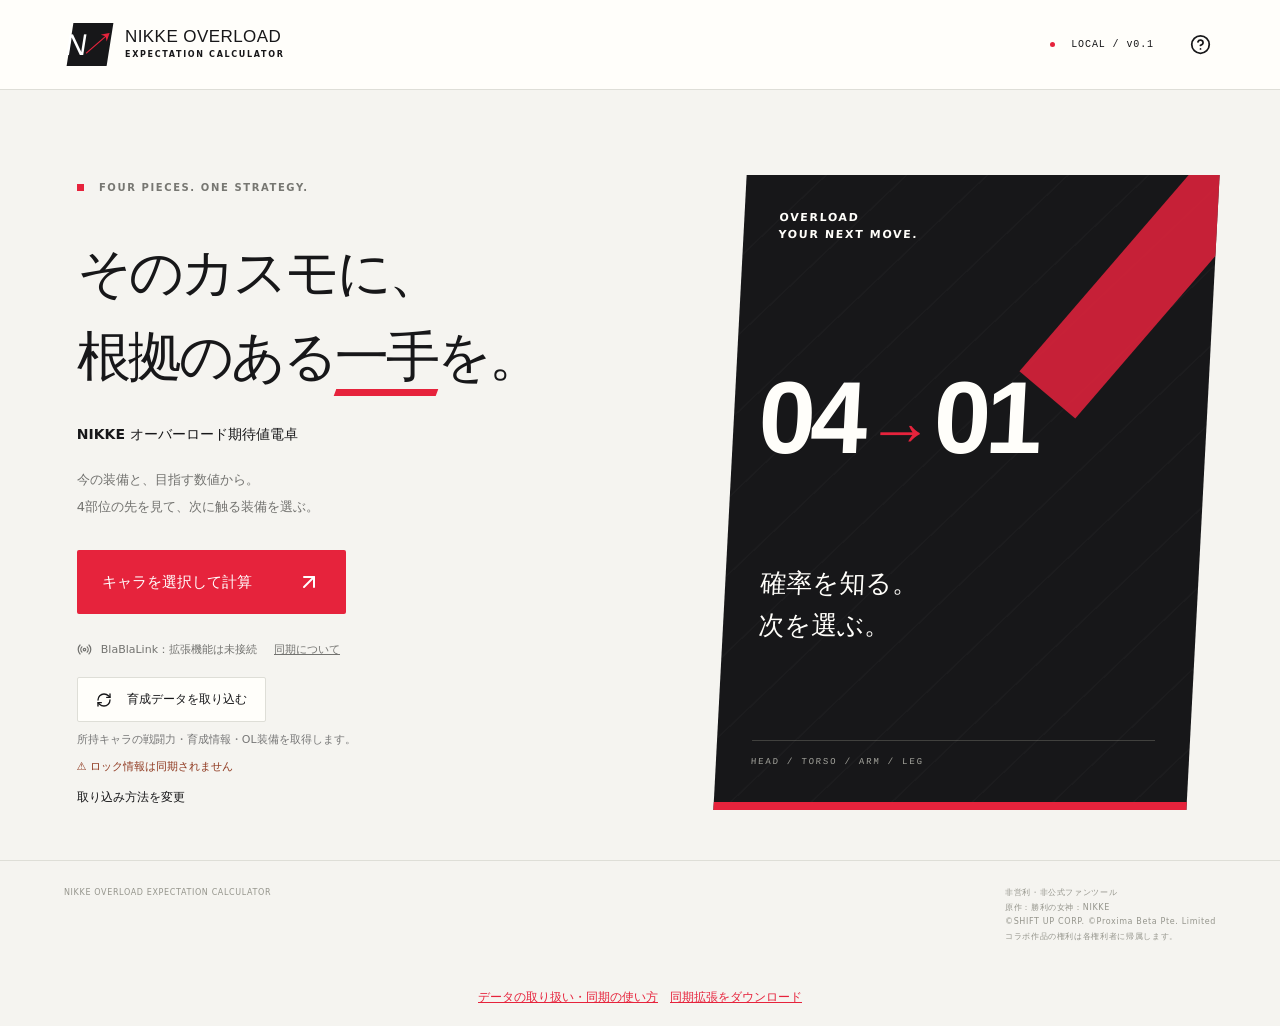
<file: index.html>
<!doctype html><html lang="ja"><head><meta name="referrer" content="no-referrer"><meta http-equiv="Content-Security-Policy" content="default-src 'self'; script-src 'self'; connect-src 'none'; img-src 'self' data: https://sg-tools-cdn.blablalink.com; style-src 'self' 'unsafe-inline' https://fonts.googleapis.com; font-src 'self' https://fonts.gstatic.com; worker-src 'self'; object-src 'none'; base-uri 'self'; form-action 'none'"><meta charset="UTF-8"/><meta name="viewport" content="width=device-width,initial-scale=1.0"/><meta name="description" content="4部位から、次の一手へ。NIKKE オーバーロード期待値電卓。"/><link rel="icon" type="image/svg+xml" href="./favicon.svg"/><title>NIKKE | オーバーロード期待値電卓</title>  <script type="module" crossorigin src="./index-C8Crb7GS.js"></script>
  <link rel="stylesheet" crossorigin href="./index-B8ouRBlK.css">
</head><body><div id="root"></div><aside style="padding:20px;text-align:center;font-size:12px"><a href="./privacy.html">データの取り扱い・同期の使い方</a>　<a href="./nikke-sync-extension.zip" download>同期拡張をダウンロード</a></aside></body></html>
</file>
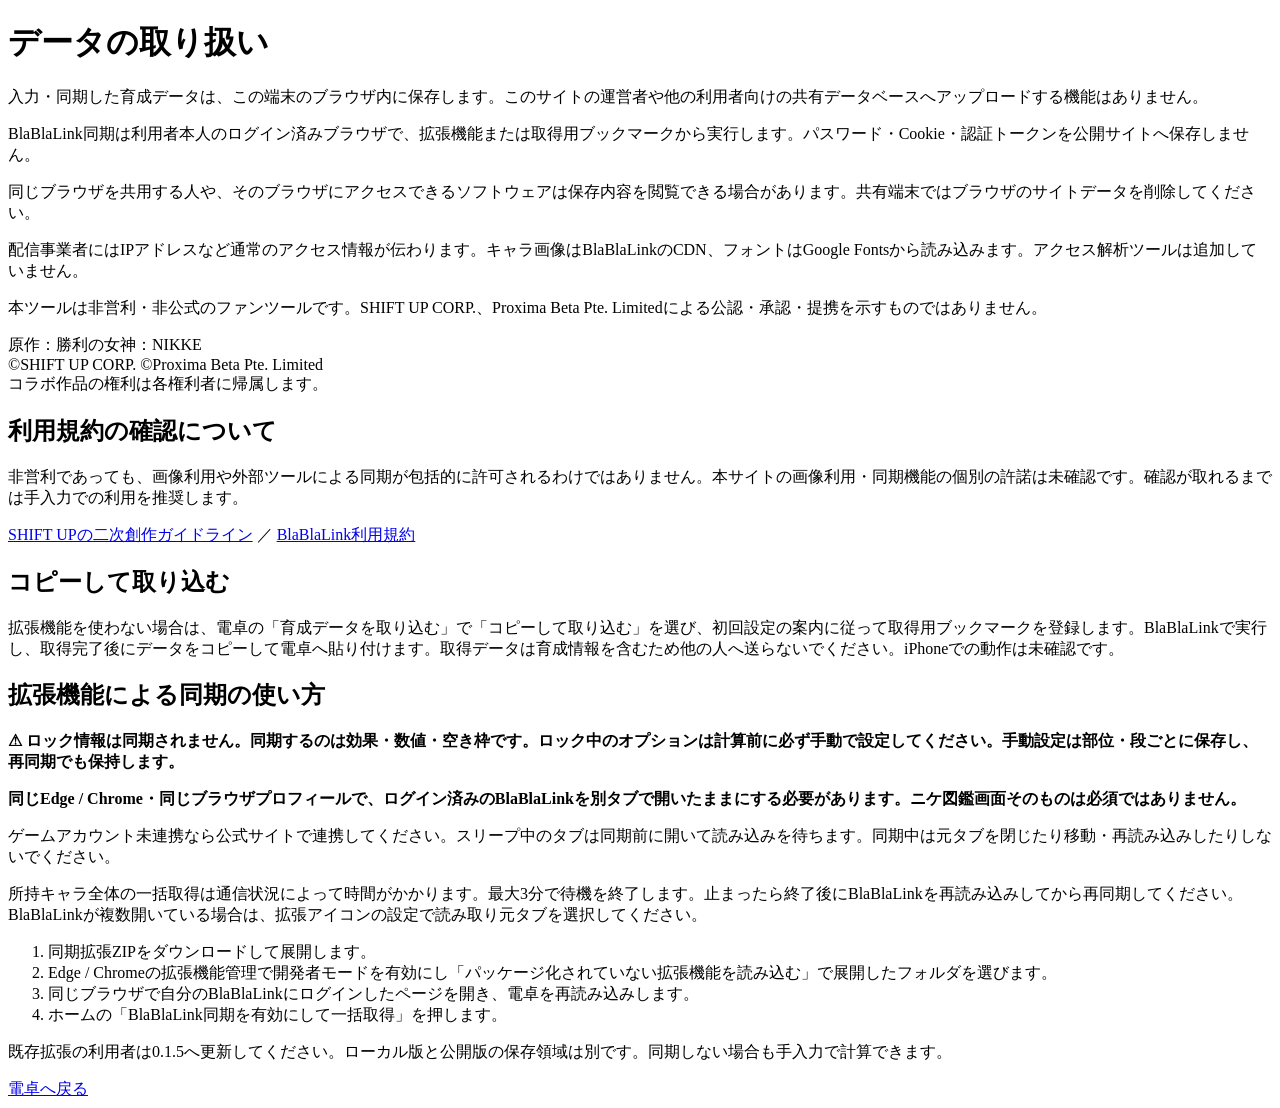
<file: privacy.html>
<!doctype html><html lang="ja"><meta charset="utf-8"><meta name="viewport" content="width=device-width"><title>データの取り扱い</title><body><main><h1>データの取り扱い</h1><p>入力・同期した育成データは、この端末のブラウザ内に保存します。このサイトの運営者や他の利用者向けの共有データベースへアップロードする機能はありません。</p><p>BlaBlaLink同期は利用者本人のログイン済みブラウザで、拡張機能または取得用ブックマークから実行します。パスワード・Cookie・認証トークンを公開サイトへ保存しません。</p><p>同じブラウザを共用する人や、そのブラウザにアクセスできるソフトウェアは保存内容を閲覧できる場合があります。共有端末ではブラウザのサイトデータを削除してください。</p><p>配信事業者にはIPアドレスなど通常のアクセス情報が伝わります。キャラ画像はBlaBlaLinkのCDN、フォントはGoogle Fontsから読み込みます。アクセス解析ツールは追加していません。</p><p>本ツールは非営利・非公式のファンツールです。SHIFT UP CORP.、Proxima Beta Pte. Limitedによる公認・承認・提携を示すものではありません。</p><p>原作：勝利の女神：NIKKE<br>©SHIFT UP CORP. ©Proxima Beta Pte. Limited<br>コラボ作品の権利は各権利者に帰属します。</p><h2>利用規約の確認について</h2><p>非営利であっても、画像利用や外部ツールによる同期が包括的に許可されるわけではありません。本サイトの画像利用・同期機能の個別の許諾は未確認です。確認が取れるまでは手入力での利用を推奨します。</p><p><a href="https://policy.shiftup.co.kr/ip/ja/index.html">SHIFT UPの二次創作ガイドライン</a> ／ <a href="https://www.blablalink.com/compliance/termsofservice/ja.html?lang=ja">BlaBlaLink利用規約</a></p><h2>コピーして取り込む</h2><p>拡張機能を使わない場合は、電卓の「育成データを取り込む」で「コピーして取り込む」を選び、初回設定の案内に従って取得用ブックマークを登録します。BlaBlaLinkで実行し、取得完了後にデータをコピーして電卓へ貼り付けます。取得データは育成情報を含むため他の人へ送らないでください。iPhoneでの動作は未確認です。</p><h2>拡張機能による同期の使い方</h2><p><strong>⚠ ロック情報は同期されません。同期するのは効果・数値・空き枠です。ロック中のオプションは計算前に必ず手動で設定してください。手動設定は部位・段ごとに保存し、再同期でも保持します。</strong></p><p><strong>同じEdge / Chrome・同じブラウザプロフィールで、ログイン済みのBlaBlaLinkを別タブで開いたままにする必要があります。ニケ図鑑画面そのものは必須ではありません。</strong></p><p>ゲームアカウント未連携なら公式サイトで連携してください。スリープ中のタブは同期前に開いて読み込みを待ちます。同期中は元タブを閉じたり移動・再読み込みしたりしないでください。</p><p>所持キャラ全体の一括取得は通信状況によって時間がかかります。最大3分で待機を終了します。止まったら終了後にBlaBlaLinkを再読み込みしてから再同期してください。BlaBlaLinkが複数開いている場合は、拡張アイコンの設定で読み取り元タブを選択してください。</p><ol><li>同期拡張ZIPをダウンロードして展開します。</li><li>Edge / Chromeの拡張機能管理で開発者モードを有効にし「パッケージ化されていない拡張機能を読み込む」で展開したフォルダを選びます。</li><li>同じブラウザで自分のBlaBlaLinkにログインしたページを開き、電卓を再読み込みします。</li><li>ホームの「BlaBlaLink同期を有効にして一括取得」を押します。</li></ol><p>既存拡張の利用者は0.1.5へ更新してください。ローカル版と公開版の保存領域は別です。同期しない場合も手入力で計算できます。</p><a href="./">電卓へ戻る</a></main></body></html>
</file>
<file: index-B8ouRBlK.css>
@import"https://fonts.googleapis.com/css2?family=Noto+Sans+JP:wght@400;500;600;700;800;900&family=Oswald:wght@500;600;700&display=swap";:root{font-family:Noto Sans JP,system-ui,sans-serif;color:#171719;background:#f5f4f0;font-synthesis:none;font-weight:400;--red:#e6233c;--ink:#171719;--muted:#777772;--line:#deded7;--white:#fffefa}*{box-sizing:border-box}body{margin:0}button,input,select{font:inherit}button{cursor:pointer}button:disabled{cursor:default;opacity:.45}button,a,input,select,summary{outline-offset:4px}button:focus-visible,a:focus-visible,input:focus-visible,select:focus-visible,summary:focus-visible{outline:2px solid var(--red)}button{color:inherit}a{color:var(--red)}button{border:0}input,select{min-width:0;border:1px solid var(--line);background:var(--white);border-radius:3px;color:var(--ink)}input{padding:10px}select{padding:10px 28px 10px 10px}h1,h2,h3,p{margin:0}p{line-height:1.85}small{line-height:1.65}h1{font-weight:900;letter-spacing:-.055em}h2{font-size:26px;letter-spacing:-.045em}h3{font-size:16px}button{transition:background .18s,transform .18s}.app-header{height:90px;border-bottom:1px solid var(--line);display:flex;align-items:center;justify-content:space-between;padding:0 5%;background:var(--white)}.brand{display:flex;align-items:center;gap:15px;text-align:left;background:transparent;font-size:17px;font-family:Oswald,sans-serif;letter-spacing:.025em}.brand strong{font-weight:500}.brand small{display:block;font-family:system-ui,sans-serif;font-size:8px;font-weight:700;letter-spacing:.21em;margin-top:1px}.brand-mark{font-family:Oswald,sans-serif;display:flex;align-items:center;justify-content:center;position:relative;background:var(--ink);color:#fff;font-size:30px;width:40px;height:43px;transform:skew(-9deg)}.brand-mark span{color:var(--red);font-size:32px;margin-left:-6px}.header-right{display:flex;align-items:center;gap:30px}.local-label{font-family:monospace;font-size:10px;letter-spacing:.09em}.local-label i{display:inline-block;width:5px;height:5px;background:var(--red);border-radius:50%;margin-right:9px}.icon-btn{display:inline-flex;align-items:center;justify-content:center;background:transparent;min-width:32px;height:32px;padding:5px}.icon-btn:hover{background:#e9e8e3}.eyebrow{font-family:system-ui,sans-serif;font-size:10px;line-height:1.5;font-weight:700;letter-spacing:.16em}.text-btn{display:inline-flex;align-items:center;gap:5px;background:transparent;padding:4px 0;font-size:12px}.text-btn:hover{color:var(--red)}.primary,.secondary{display:inline-flex;align-items:center;justify-content:center;gap:15px;border-radius:2px;font-size:12px;font-weight:700;padding:13px 18px}.primary{background:var(--red);color:#fff}.primary:hover{background:#cf1630;transform:translateY(-1px)}.secondary{background:var(--white);border:1px solid var(--line)}.secondary:hover{border-color:var(--ink)}.primary.large{font-size:15px;padding:20px 25px;gap:45px}.home{max-width:1400px;margin:0 auto;padding:85px 6% 50px;display:grid;grid-template-columns:1.1fr .9fr;gap:50px 75px;min-height:calc(100vh - 165px)}.home-text>.eyebrow{margin:5px 0 36px;color:var(--muted)}.red-dot{display:inline-block;width:7px;height:7px;background:var(--red);margin-right:10px}.home h1{font-size:clamp(36px,4.25vw,66px);line-height:1.55;margin-bottom:22px;white-space:nowrap}.accent-word{position:relative;display:inline-block}.accent-word:after{position:absolute;content:"";height:7px;background:var(--red);left:0;right:0;bottom:4px;transform:skew(-20deg)}.home-sub{font-size:14px;font-weight:700}.home-description{font-size:13px;color:#72726f;margin:18px 0 30px;line-height:2.1}.connection{display:flex;align-items:center;gap:9px;color:#737370;font-size:11px;margin-top:24px}.connection .text-btn{font-size:11px;text-decoration:underline;margin-left:8px}.home-art{background:var(--ink);color:var(--white);min-height:450px;position:relative;overflow:hidden;transform:skew(-3deg);padding:35px;display:flex;flex-direction:column;justify-content:space-between;border-bottom:8px solid var(--red)}.home-art:after{content:"";position:absolute;background:var(--red);height:360px;width:75px;right:10px;top:-100px;transform:rotate(39deg);opacity:.85}.art-small{font-family:system-ui,sans-serif;font-weight:600;font-size:11px;letter-spacing:.15em;line-height:1.5}.art-number{font-family:Oswald,Impact,sans-serif;font-size:clamp(72px,8vw,130px);font-weight:600;letter-spacing:-.05em;line-height:1;margin:30px -10px 0;z-index:1;white-space:nowrap}.art-number span{font-size:.65em;color:var(--red);padding:0 5px}.art-caption{font-size:26px;font-weight:800;line-height:1.6;z-index:1}.art-bottom{font:9px monospace;letter-spacing:.2em;color:#a3a39c;border-top:1px solid #41413e;padding-top:16px}.art-rules{position:absolute;top:0;right:0;bottom:0;left:0;background:repeating-linear-gradient(135deg,transparent,transparent 55px,#ffffff06 56px,#ffffff06 57px)}.recent{grid-column:1/-1;margin-top:20px}.recent .section-title{padding-bottom:18px}.recent h2{font-size:16px}.recent-list{display:flex;gap:16px;flex-wrap:wrap}.recent-list>button{border:1px solid var(--line);background:var(--white);display:flex;align-items:center;gap:14px;padding:9px 14px 9px 9px;max-width:300px;text-align:left}.recent-list img,.recent-list .image-fallback{width:45px;height:54px;object-fit:cover;background:#d9d9d6}.recent-list span{font-size:12px;font-weight:700}.recent-list small{display:block;font-size:9px;font-weight:400;color:var(--muted);margin-top:4px}.recent-list svg{margin-left:10px}.page{max-width:1500px;margin:auto;padding:30px 5% 70px}.back{margin-bottom:30px}.section-top{display:flex;justify-content:space-between;gap:20px;margin-bottom:35px}.picker h1{font-size:42px;line-height:1.5;margin-top:15px}.picker>.section-top .eyebrow{color:var(--red)}.search-box{display:flex;align-items:center;gap:15px;background:var(--white);border:1px solid var(--line);padding:5px 18px;margin-bottom:15px}.search-box>input{flex:1;border:none;font-size:14px;padding:15px 0;background:transparent}.search-box span{font:11px monospace;color:var(--muted)}.filters{display:flex;gap:10px;flex-wrap:wrap;margin-bottom:30px}.filters select{font-size:11px;padding:9px;flex:1;min-width:105px}.filters .text-btn{padding:10px}.character-grid{display:grid;grid-template-columns:repeat(7,minmax(0,1fr));gap:26px 16px}.character-card{background:none;padding:0;text-align:left;min-width:0}.character-card .portrait{height:195px;background:#e6e5df;overflow:hidden;position:relative}.character-card img{height:100%;width:100%;object-fit:cover;object-position:center 25%;transition:transform .25s}.character-card:hover img{transform:scale(1.035)}.character-card:hover .portrait{outline:2px solid var(--red);outline-offset:2px}.character-card>strong{display:block;font-size:12px;line-height:1.55;margin-top:10px}.character-card>small{display:block;font-size:9px;color:var(--muted);margin-top:4px}.burst-tag{position:absolute;left:8px;top:8px;background:var(--ink);color:#fff;padding:4px 8px;font:12px Oswald,sans-serif}.card-arrow{position:absolute;bottom:8px;right:8px;color:var(--ink);background:var(--white);padding:2px}.image-fallback{height:100%;display:grid;place-items:center;font-size:32px;color:#9c9c95;background:#e5e4dc}.detail-breadcrumb{display:flex;gap:13px;align-items:center;font-size:10px;color:#8b8b84;margin-bottom:24px}.character-header{display:flex;align-items:center;justify-content:space-between;margin-bottom:28px;gap:15px}.character-identity{display:flex;align-items:center;gap:22px;min-width:0}.character-identity>img,.character-identity>.image-fallback{width:90px;height:100px;object-fit:cover;object-position:center 20%;background:#e7e6e0;border-bottom:3px solid var(--red)}.character-identity .eyebrow{color:var(--muted);font-size:9px}.character-identity h1{font-size:32px;margin:5px 0 11px;line-height:1.4}.character-meta{display:flex;gap:9px;flex-wrap:wrap}.character-meta span{font-size:10px;padding-right:10px;border-right:1px solid #cfcfc7}.character-meta span:last-child{border-right:none}.next-move{color:var(--white);background:var(--ink);padding:25px 32px 0;border-left:6px solid var(--red);position:relative;overflow:hidden}.next-move:after{content:"";position:absolute;right:37%;top:-80px;width:80px;height:300px;transform:rotate(30deg);background:#ffffff03;pointer-events:none}.next-label{display:flex;gap:9px;align-items:center;font:700 16px Oswald,sans-serif;letter-spacing:.11em;color:var(--red);padding-bottom:18px;border-bottom:1px solid #3b3b3d}.next-label svg{margin-left:auto}.red-line{display:block;width:14px;height:3px;background:var(--red)}.next-main{display:flex;align-items:center;justify-content:space-between;gap:20px;padding:25px 0}.next-main .eyebrow{font-size:9px;color:#a6a6a3;letter-spacing:.06em}.next-main h2{font:600 clamp(30px,4vw,48px) "Oswald",sans-serif;letter-spacing:-.02em;margin:8px 0 5px;line-height:1.25}.next-main h2 span{font-family:Noto Sans JP,sans-serif;font-size:.42em;font-weight:500;letter-spacing:0;color:#c2c2bb;margin-left:10px}.next-main p:last-child{font-size:12px;display:flex;align-items:center;gap:9px}.next-cost{border-left:1px solid #3b3b3d;padding-left:40px;min-width:34%}.next-cost>small{color:#a6a6a3;font-size:10px}.cost-pair{display:flex;align-items:baseline;gap:35px}.cost-pair>div{display:flex;align-items:baseline;gap:8px}.cost-pair strong{font:500 38px Oswald,sans-serif;font-variant-numeric:tabular-nums}.cost-pair span{font-size:10px;white-space:nowrap}.next-cost .cost-pair{margin:5px 0;gap:32px}.next-cost .cost-pair>div{display:flex;flex-direction:column;gap:0}.next-cost .cost-pair strong{font-size:45px}.next-bottom{border-top:1px solid #3b3b3d;font-size:10px;padding:13px 0 14px;color:#adada8;line-height:1.8}.toolbar{display:flex;align-items:center;justify-content:space-between;gap:20px;padding:22px 0 28px}.inventory{display:flex;gap:20px}.inventory label{display:flex;align-items:center;gap:10px;font-size:11px}.inventory input{width:95px;font:500 20px Oswald,sans-serif}.sync-controls{text-align:right}.sync-controls>small{display:block;font-size:9px;color:var(--muted);margin-top:7px}.section-title{display:flex;justify-content:space-between;align-items:center;gap:15px;padding-bottom:22px;padding-top:20px}.section-title .eyebrow{color:var(--muted);font-size:9px;margin-bottom:7px}.muted{font-size:10px;color:var(--muted)}.equipment-grid{display:grid;grid-template-columns:repeat(4,minmax(0,1fr));gap:15px}.equipment-card{background:var(--white);border:1px solid var(--line);min-width:0}.equipment-card header{padding:18px 15px;display:flex;gap:12px;align-items:center;border-bottom:1px solid var(--line)}.asset-placeholder{background:#eeede7;color:#818179;width:43px;height:43px;display:grid;place-items:center}.equipment-card header .eyebrow{font-size:7px;color:var(--muted);letter-spacing:.13em}.equipment-card h3{font:500 23px Oswald,sans-serif;margin-top:2px}.equipment-card h3 small{font:10px Noto Sans JP,sans-serif;color:var(--muted);margin-left:6px}.option-row{padding:13px 10px;display:flex;align-items:flex-start;gap:8px;border-bottom:1px solid #ededE7}.option-row.locked{background:#f0f0e9}.slot-index{font:500 17px Oswald,sans-serif;width:23px;color:#77766d;flex-shrink:0;padding-top:5px}.slot-index span{font:7px system-ui,sans-serif;display:block;margin-top:5px;letter-spacing:0}.option-fields{flex:1;min-width:0}.option-fields>select{width:100%;font-size:10px;border:0;background:transparent;padding:5px 16px 6px 2px;font-weight:600}.value-lock{display:flex;gap:3px}.value-lock>select{flex:1;width:50%;font-size:10px;padding:5px 0 5px 3px}.lock-field{display:flex;align-items:center;gap:1px;width:65px}.lock-field>select{padding:5px 0;font-size:9px;width:50px;background:transparent;border:0}.lock-field svg{flex-shrink:0;color:#84847d}.equipment-card footer{display:flex;gap:5px;align-items:center;font-size:8px;color:#8a8a82;padding:10px}.totals{display:flex;gap:10px 18px;align-items:center;flex-wrap:wrap;background:#eeede7;padding:17px;margin:15px 0 10px;font-size:10px}.totals>span:first-child{font-weight:700}.totals strong{font-weight:600;margin-left:4px}.caption{display:block;font-size:9px;color:var(--muted);line-height:1.9}.goals{margin-top:26px}.depth-control{display:flex;align-items:center;gap:9px;font-size:10px;color:var(--muted)}.depth-control select{padding:8px;font-size:10px}.goal-columns{display:grid;grid-template-columns:1fr 1fr;gap:24px}.required-panel,.optional-panel{background:var(--white);border:1px solid var(--line);padding:25px}.goal-columns h3{display:flex;align-items:center;gap:12px;font-size:14px}.tag{display:inline-block;background:var(--ink);color:#fff;font-size:9px;padding:4px 9px;letter-spacing:.04em}.tag.outline{background:transparent;border:1px solid #c4c4bc;color:#64645f}.goal-columns p{font-size:10px;color:var(--muted);margin:12px 0 18px}.goal-row{display:flex;gap:10px;align-items:center;margin-bottom:10px}.goal-row>label{display:flex;align-items:center;justify-content:space-between;gap:20px;flex:1;font-size:12px;font-weight:600}.unit-input{display:flex;align-items:center;background:#f5f4ef;border:1px solid var(--line);max-width:180px}.unit-input input{background:transparent;border:0;width:100%;padding:10px;font-family:Oswald,sans-serif;font-size:21px;font-weight:500}.unit-input>span{font-size:10px;white-space:nowrap;padding-right:12px;color:var(--muted)}.required-panel>select,.optional-panel>select{border-style:dashed;background:transparent;font-size:11px;width:100%;margin-top:6px;color:var(--muted)}.ammo-goal{border-top:1px solid var(--line);margin-top:20px;padding-top:18px}.ammo-goal label{display:flex;align-items:center;justify-content:space-between;gap:10px;font-size:12px;font-weight:600}.ammo-goal .unit-input{margin-right:42px}.ammo-goal small{display:block;font-size:9px;color:var(--muted);margin-top:8px}.optional-row{display:flex;align-items:center;gap:12px;border-bottom:1px solid var(--line);padding:9px 0}.optional-row strong{font-weight:500;font-size:12px;flex:1}.priority-number{font:500 20px Oswald,sans-serif;color:#99998f}.optional-row:first-of-type .priority-number{color:var(--red)}.optional-panel .optional-note{font-size:9px;line-height:1.9;margin-bottom:0}.results{margin-top:30px}.tabs{display:flex;border-bottom:2px solid var(--ink);gap:0}.tabs button{flex:1;background:transparent;text-align:left;padding:17px 20px;font-size:13px;font-weight:700;display:flex;justify-content:space-between}.tabs button.active{background:var(--ink);color:var(--white)}.tabs button.active span{color:var(--red)}.tabs button span{font:500 15px Oswald,sans-serif;color:#99998f}.method-note{font-size:10px;color:var(--muted);margin:16px 0 22px}.route-card{background:var(--white);border:1px solid var(--line);margin-bottom:13px}.route-heading{display:flex;align-items:center;gap:22px;padding:22px 25px}.rank{font:600 38px Oswald,sans-serif;color:var(--red);line-height:1}.route-heading h3{font-size:17px;letter-spacing:.01em}.route-heading p{font-size:10px;color:var(--muted);margin-top:4px}.route-heading>.cost-pair{margin-left:auto}.route-heading .cost-pair strong{font-size:28px}.route-chips{display:flex;gap:9px;flex-wrap:wrap;padding:0 25px 18px}.route-chips>span{padding:5px 9px;font-size:9px;background:#f1f0eb;border:1px solid #e5e4dc}.route-card details{border-top:1px solid var(--line)}summary{cursor:pointer;display:flex;justify-content:space-between;align-items:center;padding:13px 25px;font-size:10px;color:#797971;list-style:none}.route-detail{padding:8px 25px 25px}.route-detail p{font-size:11px;margin-bottom:15px}.route-detail table,.optional-comparison table{width:100%;border-collapse:collapse;font-size:10px}.route-detail th,.optional-comparison th{text-align:left;background:#eeede7;font-weight:600}.route-detail th,.route-detail td,.optional-comparison th,.optional-comparison td{padding:10px;border-bottom:1px solid var(--line)}.completion{font-size:10px;display:flex;flex-wrap:wrap;gap:10px;margin-top:18px;align-items:center}.completion>span{display:flex;gap:5px;align-items:center;font-weight:700}.completion>div{border-left:1px solid var(--line);padding-left:10px}.optional-comparison{margin-top:35px}.optional-comparison>p{margin:12px 0 18px}.optional-comparison>small{font-size:9px;color:var(--muted);margin-top:10px;display:block}.empty-message{padding:50px 25px;background:#ebeae3;text-align:center;font-size:12px;color:#76766d;display:flex;justify-content:center;gap:12px;align-items:center}.error-box{padding:20px;border-left:3px solid var(--red);background:#f7e8e7;font-size:12px}.notice{padding:15px 18px;margin:0 0 20px;background:#eae9e2;border-left:3px solid var(--ink);font-size:11px;line-height:1.8;overflow-wrap:anywhere}.app-footer{display:flex;justify-content:space-between;padding:25px 5%;border-top:1px solid var(--line);gap:15px;color:#95958c;font-size:8px;letter-spacing:.08em}.drawer-backdrop,.modal-backdrop{position:fixed;top:0;right:0;bottom:0;left:0;background:#11111170;z-index:20;display:flex}.drawer-backdrop{justify-content:flex-end}.drawer{width:min(510px,100%);background:var(--white);overflow:auto;box-shadow:-20px 0 60px #0002;animation:slide .2s ease}.drawer-picker{padding:30px 25px}.drawer-picker h1{font-size:26px}.drawer-picker .section-top{margin-bottom:20px}.drawer-picker .character-grid{grid-template-columns:repeat(3,minmax(0,1fr));gap:20px 12px}.drawer-picker .character-card .portrait{height:160px}.drawer-picker .filters{gap:6px}.drawer-picker .filters select{min-width:115px;font-size:10px}.drawer-picker .character-card>strong{font-size:10px}.modal-backdrop{align-items:center;justify-content:center;padding:25px}.help-modal{max-width:650px;max-height:90vh;overflow:auto;background:var(--white);padding:40px;position:relative;box-shadow:0 10px 50px #0003}.help-modal .close{position:absolute;top:20px;right:20px}.help-modal h2{margin:12px 0 25px}.help-modal h3{margin:24px 0 10px}.help-modal p,.help-modal li{font-size:12px;line-height:1.9;color:#62625a}.help-modal p+p{margin-top:10px}.help-modal ol{padding-left:20px}.help-modal li{margin-bottom:7px}.help-modal code{background:#edece6;padding:1px 5px}.spinner{width:16px;height:16px;border:2px solid #c7c7be;border-top-color:var(--red);border-radius:50%;animation:spin 1s linear infinite}.spin{animation:spin 1s linear infinite}@keyframes spin{to{transform:rotate(360deg)}}@keyframes slide{0%{transform:translate(35px);opacity:.6}to{transform:translate(0);opacity:1}}@media(min-width:1600px){.character-grid{grid-template-columns:repeat(8,minmax(0,1fr))}}@media(max-width:1100px){.character-grid{grid-template-columns:repeat(5,minmax(0,1fr))}.equipment-grid{grid-template-columns:repeat(2,minmax(0,1fr))}.option-fields>select{font-size:12px}.value-lock>select{font-size:11px}.lock-field{width:82px}.lock-field>select{width:62px;font-size:10px}.home{gap:40px;padding:65px 5%}.home-art{padding:25px;min-height:430px}.toolbar{align-items:flex-start}.inventory{gap:12px}.inventory label{display:block}.inventory input{display:block;margin-top:6px}.next-cost{padding-left:30px}.next-main h2{font-size:40px}.next-cost .cost-pair strong{font-size:38px}.goal-row>label{gap:10px}.unit-input{max-width:145px}}@media(max-width:760px){.app-header{height:72px;padding:0 5%}.brand{font-size:15px;gap:12px}.brand-mark{width:33px;height:36px;font-size:25px}.brand small{font-size:6px}.header-right{gap:12px}.local-label{font-size:8px}.home{padding:45px 6% 35px;grid-template-columns:1fr;gap:35px}.home h1{font-size:42px;white-space:normal}.home-text>.eyebrow{margin-bottom:28px;font-size:8px}.home-art{min-height:220px;height:245px;transform:skew(-2deg);padding:24px}.art-number{position:absolute;right:25px;top:42px;font-size:94px;margin:0}.art-caption{font-size:20px;margin-top:15px}.art-bottom{font-size:8px}.home-art:after{right:15px;top:-190px}.home-description,.home-sub{font-size:12px}.home .primary.large{font-size:13px;padding:18px 22px;gap:35px}.recent{margin-top:0}.recent-list{gap:8px}.recent-list>button{width:100%;max-width:none}.recent-list>button svg{margin-left:auto}.page{padding:22px 4% 45px}.picker h1{font-size:30px}.character-grid{grid-template-columns:repeat(4,minmax(0,1fr));gap:20px 10px}.character-card .portrait{height:150px}.character-card>strong{font-size:10px}.character-card>small{font-size:8px}.filters{gap:7px}.filters select{flex:1 1 30%;min-width:90px;font-size:10px}.search-box{padding:4px 12px;gap:9px}.search-box>input{font-size:12px}.search-box span{font-size:9px}.character-identity{gap:13px;align-items:flex-start}.character-identity>img,.character-identity>.image-fallback{width:65px;height:83px}.character-identity h1{font-size:23px;margin:6px 0 9px}.character-meta{gap:5px 0}.character-meta span{font-size:8px;padding:0 7px}.character-meta span:first-child{padding-left:0}.character-header{align-items:flex-start;position:relative;padding-bottom:36px;margin-bottom:12px}.character-header>.secondary{position:absolute;right:0;bottom:0;font-size:10px;padding:8px 11px}.detail-breadcrumb{margin-bottom:18px}.next-move{padding:20px 20px 0;border-left-width:4px}.next-label{font-size:14px;padding-bottom:12px}.next-main{display:block;padding:20px 0 18px}.next-main h2{font-size:38px;margin:8px 0}.next-main p:last-child{font-size:10px}.next-cost{border-left:0;border-top:1px solid #3b3b3d;padding:16px 0 0;margin-top:19px}.next-cost>small{font-size:9px}.next-cost .cost-pair{gap:32px;margin-top:7px}.next-cost .cost-pair>div{flex-direction:row;gap:9px;align-items:baseline}.next-cost .cost-pair strong{font-size:35px}.next-cost .cost-pair span{font-size:9px}.next-bottom{font-size:9px;padding:11px 0}.toolbar{flex-direction:column;gap:18px;padding:20px 0}.inventory{width:100%;gap:15px}.inventory label{flex:1;display:flex;align-items:center;gap:9px;font-size:9px}.inventory input{width:90px;flex:1;margin:0;font-size:18px;max-width:110px}.sync-controls{width:100%;text-align:left;display:flex;flex-direction:column;align-items:flex-start;gap:4px}.sync-controls>.secondary{font-size:10px;padding:10px 13px}.section-title h2{font-size:22px}.section-title{padding:20px 0 17px}.section-title>.muted{font-size:8px;max-width:100px;text-align:right}.equipment-grid{gap:10px}.equipment-card header{padding:14px 10px;gap:8px}.asset-placeholder{width:34px;height:35px}.equipment-card header .eyebrow{font-size:6px}.equipment-card h3{font-size:21px}.option-row{padding:12px 7px;gap:5px}.slot-index{width:19px;font-size:14px}.slot-index span{font-size:6px}.option-fields>select{font-size:10px;padding-left:0}.value-lock{display:block}.value-lock>select{width:100%;font-size:10px}.lock-field{margin-top:3px;width:100%;justify-content:flex-end}.lock-field>select{font-size:9px;width:53px}.equipment-card footer{font-size:7px;padding:8px 6px;gap:2px}.equipment-card footer svg{display:none}.totals{font-size:9px;padding:13px;gap:10px 13px}.caption{font-size:8px}.goals{margin-top:12px}.goal-columns{grid-template-columns:1fr;gap:14px}.required-panel,.optional-panel{padding:20px}.goal-row>label{font-size:12px}.unit-input{max-width:160px}.depth-control{font-size:9px;gap:5px}.depth-control select{font-size:9px;padding:7px}.tabs button{font-size:11px;padding:14px 11px}.tabs button span{font-size:12px}.method-note{font-size:9px}.route-heading{flex-wrap:wrap;gap:13px;padding:18px}.rank{font-size:32px}.route-heading h3{font-size:15px}.route-heading p{font-size:9px}.route-heading>.cost-pair{width:100%;margin-left:0;border-top:1px solid var(--line);padding-top:9px;gap:26px}.route-heading .cost-pair strong{font-size:27px}.route-chips{padding:0 18px 15px;gap:5px}.route-chips>span{font-size:8px;padding:4px 7px}.route-detail{padding:5px 16px 20px}.route-detail p{font-size:10px}.route-detail table{font-size:9px}.route-detail th,.route-detail td{padding:8px 5px}.route-detail td:last-child{max-width:130px}.optional-comparison table{font-size:8px}.optional-comparison th,.optional-comparison td{padding:9px 4px}.optional-comparison h3{font-size:14px}.optional-comparison>small{font-size:8px}.app-footer{flex-direction:column;font-size:7px;gap:8px;padding:20px 5%}.help-modal{padding:30px 24px;max-height:92vh}.modal-backdrop{padding:12px}.help-modal h2{font-size:23px}.help-modal p,.help-modal li{font-size:11px}}@media(max-width:440px){.character-grid{grid-template-columns:repeat(3,minmax(0,1fr))}.character-card .portrait{height:145px}.local-label{display:none}.home h1{font-size:35px}.home .connection{font-size:9px;gap:7px}.connection .text-btn{font-size:9px}.art-number{font-size:85px;right:20px}.art-caption{font-size:17px}.next-cost .cost-pair{gap:23px}.next-cost .cost-pair strong{font-size:32px}.next-main h2{font-size:34px}.equipment-grid{grid-template-columns:1fr}.option-row{padding:13px;gap:13px}.option-fields>select{font-size:12px}.value-lock{display:flex;gap:7px}.value-lock>select{width:auto;flex:1;font-size:11px}.lock-field{width:80px;margin-top:0}.lock-field>select{font-size:10px;width:60px}.slot-index{font-size:18px;width:25px}.slot-index span{font-size:7px}.equipment-card footer{font-size:8px;padding:10px 13px}.equipment-card header{padding:15px}.equipment-card header .eyebrow{font-size:8px}.equipment-card h3{font-size:23px}.asset-placeholder{width:40px;height:40px}.drawer-picker{padding:25px 15px}.drawer-picker .character-card .portrait{height:140px}}@media(prefers-reduced-motion:reduce){*,*:before,*:after{animation:none!important;transition:none!important;scroll-behavior:auto!important}}.equipment-image{width:66px;height:74px;object-fit:contain;flex-shrink:0;display:block}@media(max-width:760px){.equipment-image{width:48px;height:54px}}.lock-choice{position:relative;min-width:76px;height:34px;display:flex;align-items:center;justify-content:flex-start;gap:6px}.lock-choice>svg{flex-shrink:0}.lock-none>svg{color:#858582}.lock-module>svg{color:#04b7ef}.lock-key>svg{color:#ce4d4b}.lock-choice-value{width:34px;height:32px;display:flex;align-items:center;justify-content:center;font-size:10px;color:#333}.lock-choice-value img{width:32px;height:30px;object-fit:contain}.lock-choice>select{position:absolute;top:0;right:0;bottom:0;left:0;width:100%;height:100%;opacity:0;cursor:pointer}.lock-choice:focus-within{outline:2px solid #04a6db;outline-offset:2px}.lock-choice:after{content:"⌄";font-size:11px;color:#666;pointer-events:none}.lock-choice:has(select:disabled){opacity:.45}.home-sync{margin-top:16px;display:flex;flex-direction:column;align-items:flex-start;gap:9px}.home-sync small,.sort-caption{font-size:11px;color:#777}.home-sync .notice{font-size:12px;line-height:1.7}.sort-caption{margin:15px 0}.character-card .combat-value{color:#242424;font-weight:700;margin-top:7px}.ammo-breakdown{margin-top:16px;font-size:12px;line-height:1.8}.ammo-breakdown table{width:100%;border-collapse:collapse}.ammo-breakdown th,.ammo-breakdown td{padding:6px 8px;border-bottom:1px solid var(--line);text-align:right}.ammo-breakdown th:first-child{text-align:left}.ammo-breakdown thead{color:#777;font-size:10px}.ammo-breakdown p{margin:12px 0!important;color:#444!important}.ammo-breakdown .ammo-target{padding:10px;background:#eeede7}.ammo-breakdown strong{color:#171717}.ammo-breakdown small{display:block;font-size:10px}.sync-notice{margin:16px 0;padding:14px 16px;border:1px solid var(--line);border-left:3px solid var(--red);background:var(--white);font-size:12px;line-height:1.8;text-align:left}.sync-notice strong{display:block;font-size:13px;margin-bottom:7px}.sync-notice p+p{margin-top:8px}.sync-notice small{display:block;margin-top:10px;color:#695b46}.app-footer{line-height:1.8}.result-stack{display:flex;flex-direction:column;gap:38px;margin:24px 0 50px}.result-stack .next-move{margin:0}.recommended,.other-routes{min-width:0}.result-stack h2{font-size:28px}.result-stack .next-main h2{font-size:clamp(32px,4vw,52px)}.next-operation{font-size:23px!important;font-weight:800}.next-bottom p{margin:5px 0}.cost-pair{gap:26px}.cost-pair>div{display:flex;flex-direction:column;align-items:flex-start;gap:3px}.cost-pair .cost-label{display:flex;align-items:center;gap:5px;font-size:12px;color:var(--muted);white-space:nowrap}.cost-label img{width:23px;height:23px;object-fit:contain}.next-cost .cost-pair strong,.recommended-cost .cost-pair strong{color:var(--red)}.recommended-cost{display:flex;align-items:center;justify-content:space-between;gap:20px;background:#fffefa;border:1px solid var(--line);padding:20px 24px;margin:18px 0}.recommended-cost>span{font-size:13px}.route-basis{font-size:12px;color:var(--muted);margin:14px 0}.route-steps{list-style:none;padding:0;margin:20px 0}.route-steps>li{display:grid;grid-template-columns:42px minmax(0,1fr);gap:16px;padding:24px 0;border-bottom:1px solid var(--line)}.step-number{font-family:Oswald,sans-serif;font-size:25px;color:#6a6a65}.route-steps h3{font-size:17px;margin-bottom:10px}.route-steps p,.lock-instructions{font-size:13px;line-height:1.9}.lock-instructions{padding-left:20px;margin:0}.operation-cost{display:flex;align-items:center;gap:24px;flex-wrap:wrap;margin-top:12px}.operation-cost>span{font-size:12px;color:var(--muted)}.operation-cost .cost-pair strong{font-size:22px}.operation-cost .cost-label img{width:18px;height:18px}.outcome-branches{display:grid;grid-template-columns:1fr 1fr;gap:16px}.outcome-branches>article,.branch-routes>article{background:var(--white);border:1px solid var(--line);padding:18px}.branch-label{display:block;font-weight:800;font-size:13px;margin-bottom:8px}.branch-routes{display:grid;grid-template-columns:repeat(auto-fit,minmax(230px,1fr));gap:12px}.transition-tag{display:inline-block;margin:9px 0 4px;border:1px solid #aaa;padding:2px 8px;font-size:11px}.route-recalculate{margin-top:15px!important;color:var(--muted)}.result-stack .optional-comparison{margin:0;padding:0;border:0}.optional-comparison>p{font-size:13px}.optional-cost-list{display:grid;gap:18px;margin:20px 0}.optional-cost-card{border:1px solid var(--line);background:var(--white);padding:22px}.optional-cost-card h3{font-size:16px;margin-bottom:20px}.optional-cost-columns{display:grid;grid-template-columns:repeat(3,minmax(0,1fr));gap:20px}.optional-cost-columns>div+div{border-left:1px solid var(--line);padding-left:20px}.optional-cost-columns h4{font-size:12px;margin:0 0 12px}.optional-cost-columns .cost-pair{gap:22px;flex-wrap:wrap}.optional-cost-columns .cost-pair strong{font-size:25px}.extra-cost{background:#f6f5f0;padding:12px!important}.optional-comparison>small{display:block;color:var(--muted)}.alternatives-disclosure>summary{display:flex;align-items:center;gap:14px;cursor:pointer;border:1px solid var(--line);padding:20px;background:var(--white);font-weight:700}.alternatives-disclosure>summary span{margin-left:auto;font-size:12px;color:var(--muted)}.alternatives-disclosure[open]>summary svg{transform:rotate(180deg)}.alternative-card{background:var(--white);border:1px solid var(--line);padding:22px;margin-top:12px}.alternative-heading{display:grid;grid-template-columns:48px minmax(0,1fr) auto;gap:15px;align-items:start}.alternative-heading h3{font-size:15px}.alternative-heading p{font-size:12px;color:var(--muted);margin-top:8px}.alternative-heading .cost-pair strong{font-size:25px}.alternative-card>details{margin-top:18px;font-size:12px}.alternative-card summary{cursor:pointer}.result-stack .method-note{line-height:1.8;font-size:11px;margin-top:14px}.lock-sync-short{color:#8f381f!important;font-weight:700}.lock-sync-warning{padding:18px 20px;border:1px solid #d7c49e;border-left:4px solid #aa6d18;background:#fff8e8;margin:18px 0 22px;font-size:13px}.lock-sync-warning strong{display:block;margin-bottom:6px}.lock-sync-warning small{display:block;margin-top:6px}.manual-lock-pending{font-size:10px;color:#8f611c;display:block;margin-top:6px}#equipment-inputs{scroll-margin-top:20px}.lock-choice select{max-width:100%}@media(max-width:800px){.outcome-branches,.optional-cost-columns{grid-template-columns:1fr}.optional-cost-columns>div+div{border-left:0;border-top:1px solid var(--line);padding:16px 0 0}.alternative-heading{grid-template-columns:40px minmax(0,1fr)}.alternative-heading>div:last-child{grid-column:2}.recommended-cost{align-items:flex-start;flex-direction:column}.result-stack .section-title{align-items:flex-start;gap:14px;flex-wrap:wrap}.result-stack .tabs button{padding:12px 10px;font-size:12px}.route-steps>li{grid-template-columns:28px minmax(0,1fr);gap:10px}.branch-routes{grid-template-columns:1fr}.optional-cost-card{padding:16px}.result-stack h2{font-size:24px}.next-cost .cost-pair{gap:22px}.result-stack{gap:30px}}.next-cost .cost-label{color:#c4c4c4}.result-stack .tabs button{white-space:nowrap}@media(max-width:480px){.result-stack .tabs button{padding:16px 8px}.result-stack .tabs button span{display:none}}.quick-equipment-trigger{position:fixed;right:24px;bottom:max(24px,env(safe-area-inset-bottom));z-index:40;width:76px;height:76px;background:var(--ink);color:var(--white);border:1px solid var(--ink);border-top:4px solid var(--red);box-shadow:0 4px 16px #0002;display:flex;flex-direction:column;align-items:center;justify-content:center;gap:7px;font-size:11px;font-weight:700}.quick-equipment-trigger:hover{background:#303033}.quick-equipment-trigger.is-open{visibility:hidden}.quick-equipment-panel{position:fixed;inset:auto 0 0;z-index:50;height:52vh;height:52dvh;background:var(--white);border-top:4px solid var(--red);box-shadow:0 -8px 32px #0003;display:flex;flex-direction:column;outline:none}.quick-equipment-header{display:flex;justify-content:space-between;align-items:center;gap:16px;padding:12px 24px;border-bottom:1px solid var(--line);flex:none}.quick-equipment-header h2{font-size:20px;margin-top:3px}.quick-equipment-header small{font-size:11px;color:var(--muted)}.quick-equipment-header .icon-btn{width:44px;height:44px;flex:none}.quick-equipment-content{overflow:auto;overscroll-behavior:contain;padding:12px 24px max(18px,env(safe-area-inset-bottom));min-height:0;scrollbar-gutter:stable;flex:1}.quick-equipment-note{color:#8f381f;font-size:11px;margin-bottom:10px}.quick-equipment-content .equipment-card header{padding:10px 14px}.quick-equipment-content .equipment-image{width:44px;height:50px}.quick-equipment-content .option-row{padding-top:10px;padding-bottom:10px}.detail-page{padding-bottom:100px}@media(max-width:800px){.quick-equipment-trigger{right:14px;bottom:max(14px,env(safe-area-inset-bottom));width:64px;height:64px;font-size:10px;gap:4px}.quick-equipment-panel{height:55vh;height:55dvh}.quick-equipment-header{padding:10px 14px}.quick-equipment-header h2{font-size:17px}.quick-equipment-header small{font-size:10px}.quick-equipment-content{padding:10px 14px max(16px,env(safe-area-inset-bottom))}}.quick-equipment-panel{height:50vh;height:50dvh}.quick-equipment-header{padding:5px 16px;min-height:42px;gap:8px}.quick-equipment-header h2{font-size:17px;margin:0;display:flex;align-items:baseline;gap:12px}.quick-equipment-header h2 small{font-size:11px;font-weight:400}.quick-equipment-header .icon-btn{width:32px;height:32px}.quick-equipment-content{padding:0 16px;scrollbar-gutter:auto;display:flex;min-height:0}.quick-equipment-note{flex:none;display:flex;justify-content:space-between;gap:8px;margin:0;padding:5px 16px max(6px,env(safe-area-inset-bottom));font-size:10px;color:var(--muted);line-height:1.5}.quick-equipment-note span{color:#8f381f}.compact-equipment-table{table-layout:fixed;width:100%;border-collapse:collapse;align-self:stretch;font-size:12px}.compact-equipment-table thead th{font-size:11px;color:var(--muted);font-weight:500;height:22px}.compact-equipment-table th:first-child{width:48px}.compact-equipment-table tbody th{font-size:21px;font-weight:800;text-align:left}.compact-equipment-table tbody tr+tr{border-top:1px solid var(--line)}.compact-equipment-table td{padding:4px 8px;border-left:1px solid var(--line)}.compact-slot{display:grid;grid-template-columns:minmax(0,1fr) 94px 30px;gap:5px;align-items:center}.compact-choice{position:relative;display:flex;align-items:center;min-width:0;height:30px;background:#f3f2ee;border:1px solid var(--line);border-radius:2px;padding:0 16px 0 7px;white-space:nowrap}.compact-choice>span{overflow:hidden;text-overflow:ellipsis;font-size:12px;line-height:1.4}.compact-choice:not(.compact-lock):after{content:"⌄";position:absolute;right:4px;color:#777;font-size:10px;pointer-events:none}.compact-choice>select{position:absolute;top:0;right:0;bottom:0;left:0;width:100%;height:100%;opacity:0;cursor:pointer;padding:0}.compact-choice:focus-within{outline:2px solid var(--red);outline-offset:1px}.compact-value{font-variant-numeric:tabular-nums;font-weight:700}.compact-value.is-empty{opacity:.45}.compact-lock{padding:0;justify-content:center;background:transparent}.compact-lock>span{display:flex;align-items:center}.compact-lock img{width:22px;height:22px;object-fit:contain}.compact-lock.lock-free{color:#888}.compact-lock.lock-permanent{border-color:#00a9e5;background:#effaff}.compact-lock.lock-temporary{border-color:#c74f4f;background:#fff4f3}@media(max-width:800px){.compact-slot{grid-template-columns:minmax(0,1fr) 25px;gap:2px}.compact-effect{grid-column:1/-1}.compact-choice{height:23px;padding-left:4px;padding-right:11px}.compact-choice>span{font-size:11px}.compact-lock{padding:0}.compact-lock img{width:20px;height:20px}.compact-equipment-table th:first-child{width:30px}.compact-equipment-table tbody th{font-size:18px}.compact-equipment-table td{padding:2px 4px}.compact-equipment-table thead th{height:19px;font-size:10px}.quick-equipment-header{padding:4px 10px;min-height:38px}.quick-equipment-header h2{font-size:15px;gap:8px}.quick-equipment-content{padding:0 8px}.quick-equipment-note{padding:4px 10px max(5px,env(safe-area-inset-bottom));font-size:9px;gap:4px}}@media(max-height:650px)and (max-width:800px){.compact-choice{height:20px}.quick-equipment-header{min-height:32px}.quick-equipment-header .icon-btn{height:28px}.compact-equipment-table td{padding-top:1px;padding-bottom:1px}.quick-equipment-note{font-size:8px}}.import-modal{position:relative;width:min(680px,calc(100vw - 32px));max-height:90dvh;overflow:auto;background:#fff;padding:32px;color:#171717;box-shadow:0 16px 64px #0003}.import-modal h2{margin-bottom:24px}.import-modal h3{margin-top:24px}.import-modal li{margin:12px 0;line-height:1.7}.import-modal textarea{display:block;width:100%;box-sizing:border-box;margin:16px 0;padding:12px;border:1px solid #ccc;font:inherit;resize:vertical}.import-modal small{display:block;margin-top:18px;line-height:1.7}.import-modal details{padding:16px;background:#f5f4f0;margin:20px 0}.import-modal summary{cursor:pointer;font-weight:700}.import-choices{display:grid;gap:16px}.import-choices button{padding:24px;text-align:left;border:1px solid #ccc;background:#fff;cursor:pointer}.import-choices button:hover,.import-choices button:focus-visible{border-color:#c3182b;background:#faf5f5}.import-choices strong,.import-choices span{display:block}.import-choices strong{font-size:20px;margin-bottom:8px}.import-choices span{font-size:14px;color:#666}.import-preview{border-left:4px solid #c3182b;background:#f5f4f0;padding:20px;margin:20px 0}.import-preview strong{font-size:24px}.import-preview p{line-height:1.7}@media(max-width:600px){.import-modal{padding:24px 18px}.import-choices button{padding:20px 16px}}.import-modal>.close{position:absolute;right:18px;top:18px}
</file>
